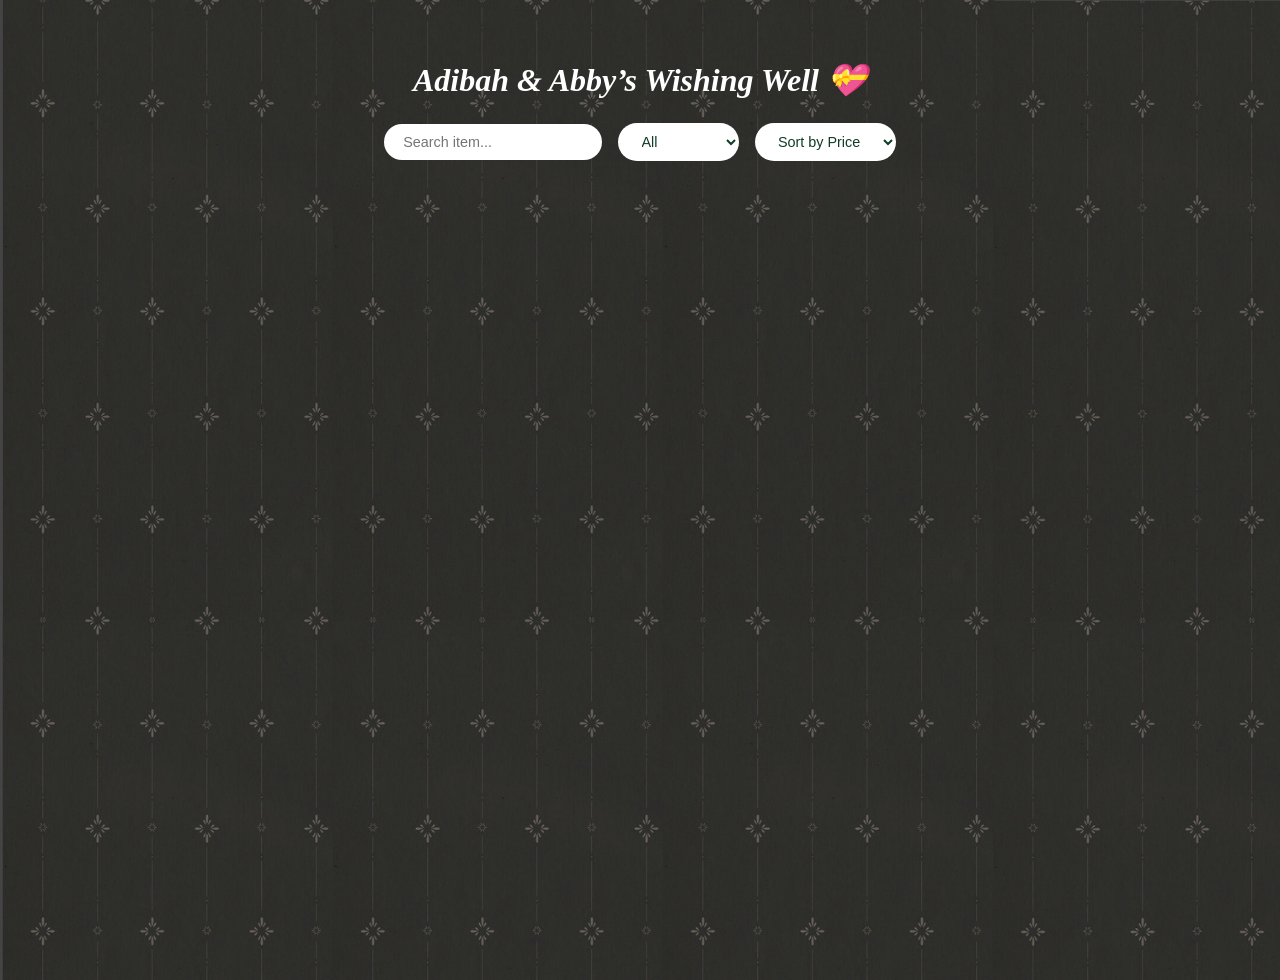
<file: giftregistry/index.html>
<!DOCTYPE html>
<html lang="en">
<head>
  <meta charset="UTF-8">
  <title>Adibah & Abby’s Wishing Well 💝</title>
  <style>
    body {
      font-family: "Poppins", sans-serif;
      background-image: url(giftimgs/songketbg2.png);
      padding: 2rem;
      display: flex;
      flex-direction: column;
      align-items: center;
      min-height: 100vh;
    }

    h1 {
      font-family: "Baskerville Display PT", serif;
      font-size: 2rem;
      font-style: italic;
      margin-bottom: 1.5rem;
      color: #fff;
      text-align: center;
    }

    #controls {
      display: flex;
      justify-content: center;
      align-items: center;
      gap: 1rem;
      margin-bottom: 2rem;
      flex-wrap: wrap;
    }

    #controls select, #controls input {
      background-color: #fff;
      color: #113c25;
      border: none;
      border-radius: 20px;
      padding: 0.6rem 1.2rem;
      font-family: "Poppins", sans-serif;
      font-size: 0.9rem;
      cursor: pointer;
    }

    #controls select:focus, #controls input:focus {
      outline: 2px solid #113c25;
    }

    #giftList {
      display: grid;
      grid-template-columns: repeat(auto-fit, minmax(250px, 1fr));
      gap: 1.5rem;
      width: 100%;
      max-width: 1100px;
      transition: opacity 0.3s ease;
    }

    .card {
      background: white;
      border-radius: 16px;
      box-shadow: 0 4px 12px rgba(0,0,0,0.1);
      padding: 1.5rem;
      display: flex;
      flex-direction: column;
      justify-content: space-between;
      transition: transform 0.2s ease, box-shadow 0.2s ease;
    }

    .card:hover {
      transform: translateY(-5px);
      box-shadow: 0 6px 15px rgba(0,0,0,0.15);
    }
    
    .card img {
      width: 100%;
      height: 250px;
      object-fit: contain;
      border-radius: 12px;
      margin-bottom: 1rem;
      background-color: transparent;
    }

    .item-name {
      font-weight: 600;
      font-size: 1.1rem;
      margin-bottom: 0.3rem;
      color: #113c25;
    }

    .price {
      color: #666;
      font-size: 0.9rem;
    }

    .status {
      margin-top: 0.5rem;
      font-weight: 500;
    }

    a {
      color: #113c25;
      text-decoration: none;
      text-align:center;
      background: #fff;
      border-radius:15px;
    }

    button {
      background: #113c25;
      color: white;
      border: none;
      border-radius: 10px;
      padding: 0.6rem;
      margin-top: 1rem;
      cursor: pointer;
      font-family: "Poppins", sans-serif;
      font-weight: 500;
      transition: background 0.2s ease;
    }

    button:hover { background: #383838; }
    button[disabled] { background: #383838; cursor: not-allowed; }

  </style>
</head>
<body>
  <h1>Adibah & Abby’s Wishing Well 💝</h1>

  <div id="controls">
    <input type="text" id="searchItem" placeholder="Search item..." />
    <select id="filterStatus">
      <option value="All">All</option>
      <option value="Available">Available</option>
      <option value="Reserved">Reserved</option>
    </select>
    <select id="sortPrice">
      <option value="none">Sort by Price</option>
      <option value="asc">$ → $$$$</option>
      <option value="desc">$$$$ → $</option>
    </select>
  </div>

  <div id="giftList"></div>

  <script>
    const scriptURL = 'https://script.google.com/macros/s/AKfycbzlH9xBb-2r_zyea-bSwwhNsz75QOHVLKB6MpahS8XcHRNSHa9a-lPQruzYwsVsZA3TyQ/exec';
    let allItems = [];

    async function loadGifts(initial = false) {
      try {
        const res = await fetch(`${scriptURL}?action=getWishlist&ts=${Date.now()}`);
        const newItems = await res.json();

        // Only re-render if data changed
        const hasChanged = JSON.stringify(newItems) !== JSON.stringify(allItems);
        allItems = newItems;

        if (initial || hasChanged) updateDisplay();
      } catch (err) {
        console.error(err);
      }
    }

    function renderGifts(items) {
      const container = document.getElementById('giftList');
      const existing = container.children.length;
      if (!existing) container.style.opacity = '0.3';

      requestAnimationFrame(() => {
        container.innerHTML = '';
        items.forEach(item => {
          const card = document.createElement('div');
          card.className = 'card';

          const priceIcons = item.PriceRange ? item.PriceRange.replace(/\$/g, '💲') : '—';
          const statusColor = item.Status.includes('Available') ? 'green' : 'red';
          const imageSrc = item.Image;

          card.innerHTML = `
          <img src="${imageSrc}" alt="${item.ItemName}">
            <div>
              <div class="item-name">${item.ItemName}</div>
              <div>Quantity: ${item.Quantity || 1}</div>
              <div class="price">Price: ${priceIcons}</div>
              <div class="status">Status: <b style="color:${statusColor}">${item.Status}</b></div>
              <div><a href="${item.Link}" target="_blank">View Item</a></div>
            </div>
            <button ${item.Status.includes('Available') ? '' : 'disabled'}
              onclick="reserveItem('${item.ItemName}', this)">Reserve this item</button>
          `;
          container.appendChild(card);
        });
        container.style.opacity = '1';
      });
    }

    // === FILTER, SORT & SEARCH ===
    document.getElementById('filterStatus').addEventListener('change', updateDisplay);
    document.getElementById('sortPrice').addEventListener('change', updateDisplay);
    document.getElementById('searchItem').addEventListener('input', updateDisplay);

    function updateDisplay() {
      let filtered = [...allItems];
      const status = document.getElementById('filterStatus').value;
      const sort = document.getElementById('sortPrice').value;
      const search = document.getElementById('searchItem').value.toLowerCase();

      if (status !== 'All') filtered = filtered.filter(i => i.Status.toLowerCase().includes(status.toLowerCase()));
      if (search) filtered = filtered.filter(i => i.ItemName.toLowerCase().includes(search));

      if (sort !== 'none') {
        const val = { '$': 1, '$$': 2, '$$$': 3, '$$$$': 4, '$$$$$': 5 };
        filtered.sort((a, b) =>
          sort === 'asc'
            ? (val[a.PriceRange] || 0) - (val[b.PriceRange] || 0)
            : (val[b.PriceRange] || 0) - (val[a.PriceRange] || 0)
        );
      }

      renderGifts(filtered);
    }

    async function reserveItem(itemName, btn) {
      const name = prompt("Please enter your name to reserve this item 💐");
      if (!name) return alert("Reservation cancelled.");

      btn.disabled = true;
      btn.textContent = "Reserving...";

      try {
        const res = await fetch(`${scriptURL}?action=reserveItem&itemName=${encodeURIComponent(itemName)}&name=${encodeURIComponent(name)}`);
        const msg = await res.text();
        alert(msg);
        await loadGifts(false);
      } catch (err) {
        console.error(err);
        alert("Error reserving item. Please try again.");
        btn.disabled = false;
        btn.textContent = "Reserve this item";
      }
    }

    loadGifts(true);
    setInterval(() => loadGifts(false), 30000);
  </script>
</body>
</html>
</file>
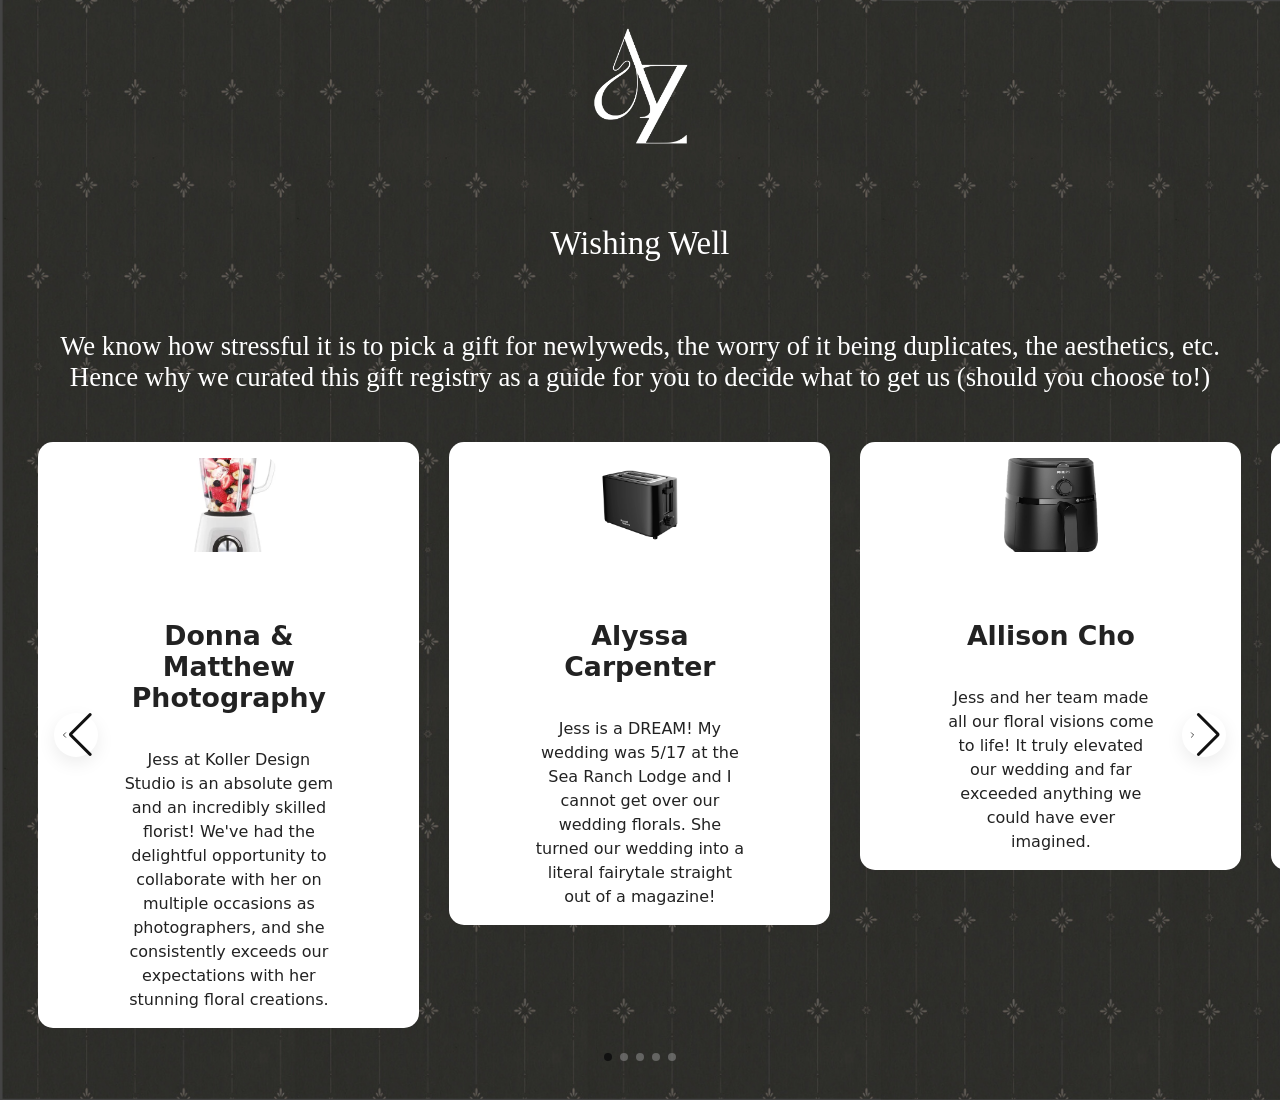
<file: giftregistry2/index.html>
<!DOCTYPE html>
<html lang="en">
<head>
  <meta charset="utf-8" />
  <meta name="viewport" content="width=device-width,initial-scale=1" />
  <title>Wishing Well - AbbyGotTheDibs</title>
  <link rel="stylesheet" href="https://cdn.jsdelivr.net/npm/swiper@11/swiper-bundle.min.css" />
  <style>
    :root { --arrow-bg: transparent; --arrow-size: 44px; --arrow-size-mobile: 36px; --heading-1-size: 3.5rem;--heading-1-size-value: 3.5;--heading-2-size: 3rem;--heading-2-size-value: 3;--heading-3-size: 2.1rem;--heading-3-size-value: 2.1; --heading-4-size: 1.7rem; --heading-4-size-value: 1.7; }
    body { margin:0; font-family: system-ui, -apple-system, "Helvetica Neue", Arial, sans-serif; color:#222; background-image:url(giftimgs/songketbg2.png); background-size: cover;}
    main.container { max-width:1400px; margin:0 auto; padding:0 3vw; height: fit-content;}
    section.page-section { padding:3vh 0; }

    .floralSwiper { 
      width:100%; 
      padding-bottom:5vh; 
      position:relative; 
      overflow: visible; 
    }

    .swiper-wrapper { z-index: 1; }
    .swiper-slide { display:flex; justify-content:center; }

    .carousel-card {
      display:flex;
		flex-direction: column;
      align-items:center;
      gap:2rem;
      max-width:1000px;
      width:100%;
      padding:1rem;
      box-sizing:border-box;
	background-color: #fff; border-radius: 15px;
    }

    .carousel-card img {
      width:100%;
      aspect-ratio:1/1;
      object-fit:cover;
      border-radius:10px;
      flex-shrink:0;
      display:block;
    }

    .carousel-text { max-width:60%; }
    .carousel-text h2 { font-size:1.2rem; margin:0 0 .5rem; font-weight:600; }
    .carousel-text p { font-size:1rem; line-height:1.5; white-space:pre-wrap; margin:0; }

    .floralSwiper .swiper-button-prev,
    .floralSwiper .swiper-button-next {
      position:absolute;
      top:50%;
      transform:translateY(-50%);
      z-index:1000;
      background:var(--arrow-bg);
      border-radius:50%;
      width:var(--arrow-size);
      height:var(--arrow-size);
      display:flex;
      align-items:center;
      justify-content:center;
      border:0;
      box-shadow:0 6px 18px rgba(0,0,0,0.08);
      cursor:pointer;
      color:#111;
      -webkit-tap-highlight-color: transparent;
      pointer-events: auto; 
    }
    .floralSwiper .swiper-button-prev { left:16px; }
    .floralSwiper .swiper-button-next { right:16px; }

    .floralSwiper .swiper-button-prev svg,
    .floralSwiper .swiper-button-next svg {
      width:18px; height:18px; stroke:currentColor; fill:none; stroke-width:2; stroke-linecap:round; stroke-linejoin:round;
      pointer-events: none;
    }
    .swiper-pagination-bullet { opacity:.5; background:#999; }
    .swiper-pagination-bullet-active { opacity:1; background:#111; }

    @media (max-width: 768px) {
      .carousel-card {
		font-size: 
        align-items:center;
        text-align:center;
        padding:1rem;
      }
      .carousel-card img { width:80%; margin:0 auto; }
      .carousel-text { max-width:90%; }
      .carousel-text h2 { margin-top:1rem; }
=
      .floralSwiper .swiper-button-prev,
      .floralSwiper .swiper-button-next {
        width:var(--arrow-size-mobile);
        height:var(--arrow-size-mobile);
      }
      .floralSwiper .swiper-button-prev { left:8px; }
      .floralSwiper .swiper-button-next { right:8px; }
    }

    @media (min-width: 768px) {
      .carousel-card { text-align:center; }
      .carousel-card img { width:27%; }
      .carousel-text { max-width:60%; }
    }
  </style>
  <style> @media screen and (min-width: 1980px) {} h1 { line-height: calc(var(--heading-font-line-height)*(1 + (1 - var(--heading-1-size-value))/25)) } @media screen and (max-width: 767px) and (orientation:portrait) { h1 {font-size:calc((var(--heading-1-size-value) - 1)*calc(.012*min(100vh,900px)) + 1rem) }} @media screen and (min-width: 768px),screen and (max-width:calc(1980px - 1px)) and (orientation:landscape) {h1 {font-size:calc((var(--heading-1-size-value) - 1)*1.2vw + 1rem)}}  @media screen and (min-width: 1980px) { h1 { font-size:calc(var(--heading-1-size-value)*1rem) }} h2 { line-height: calc(var(--heading-font-line-height)*(1 + (1 - var(--heading-2-size-value))/25))} @media screen and (max-width: 767px) and (orientation:portrait) { h2 {font-size:calc((var(--heading-2-size-value) - 1)*calc(.012*min(100vh,900px)) + 1rem) } } @media screen and (min-width: 768px),screen and (max-width:calc(1980px - 1px)) and (orientation:landscape) {h2 { font-size:calc((var(--heading-2-size-value) - 1)*1.2vw + 1rem)}  } @media screen and (min-width: 1980px) { h2 {font-size:calc(var(--heading-2-size-value)*1rem)  } } h3 { line-height: calc(var(--heading-font-line-height)*(1 + (1 - var(--heading-3-size-value))/25)) } @media screen and (max-width: 767px) and (orientation:portrait) { h3 { font-size:calc((var(--heading-3-size-value) - 1)*calc(.012*min(100vh,900px)) + 1rem) }  } @media screen and (min-width: 768px),screen and (max-width:calc(1980px - 1px)) and (orientation:landscape) { h3 { font-size:calc((var(--heading-3-size-value) - 1)*1.2vw + 1rem) }  } @media screen and (min-width: 1980px) { h3 { font-size:calc(var(--heading-3-size-value)*1rem) } } h4 {line-height: calc(var(--heading-font-line-height)*(1 + (1 - var(--heading-4-size-value))/25))} @media screen and (max-width: 767px) and (orientation:portrait) {h4 {font-size:calc((var(--heading-4-size-value) - 1)*calc(.012*min(100vh,900px)) + 1rem) }  } @media screen and (min-width: 768px),screen and (max-width:calc(1980px - 1px)) and (orientation:landscape) { h4 { font-size:calc((var(--heading-4-size-value) - 1)*1.2vw + 1rem) } } @media screen and (min-width: 1980px) { h4 { font-size:calc(var(--heading-4-size-value)*1rem) }</style>
</head>
<body>
  <main id="page" class="container" role="main">
    <article class="sections" id="sections">
      <section class="page-section white" data-section-theme="white" aria-label="Floral testimonials section">
        <div class="content-wrapper">
          <div class="content" style="align-content: center">
			<div style="display:flex; align-items: center; justify-content: center">
				<img src="giftimgs/favicon.png" crossorigin="anonymous" draggable="false" style="padding-bottom: 5vh;max-width: 10%;filter: invert(1);">
			</div>
            <div class="user-items-list">
              <div class="list-section-title" data-section-title-alignment="center" style="display: flex; flex-direction: column; justify-content: space-between; padding-bottom: 1.5vh;">
                <h3 style="color: white;font-family: -apple-system;text-align: center;font-weight: 400;"">Wishing Well</h3>
				<h4 style="color: white;font-family: -apple-system;text-align: center;font-weight: 200;">We know how stressful it is to pick a gift for newlyweds, the worry of it being duplicates, the aesthetics, etc.<br>Hence why we curated this gift registry as a guide for you to decide what to get us (should you choose to!)</h4>
              </div>

              <!-- Swiper carousel -->
              <div class="swiper floralSwiper" aria-label="Floral testimonials carousel">
                <div class="swiper-wrapper">
                  <!-- Slide 1 -->
                  <div class="swiper-slide" role="group" aria-label="1 / 5">
                    <div class="carousel-card">
                      <img src="giftimgs/blender.png" alt="Donna & Matthew Photography" />
                      <div class="carousel-text">
                        <h4>Donna &amp; Matthew Photography</h4>
                        <p>Jess at Koller Design Studio is an absolute gem and an incredibly skilled florist! We've had the delightful opportunity to collaborate with her on multiple occasions as photographers, and she consistently exceeds our expectations with her stunning floral creations.</p>
                      </div>
                    </div>
                  </div>

                  <!-- Slide 2 -->
                  <div class="swiper-slide" role="group" aria-label="2 / 5">
                    <div class="carousel-card">
                      <img src="giftimgs/toaster.png" alt="Alyssa Carpenter" />
                      <div class="carousel-text">
                        <h4>Alyssa Carpenter</h4>
                        <p>Jess is a DREAM! My wedding was 5/17 at the Sea Ranch Lodge and I cannot get over our wedding florals. She turned our wedding into a literal fairytale straight out of a magazine!</p>
                      </div>
                    </div>
                  </div>

                  <!-- Slide 3 -->
                  <div class="swiper-slide" role="group" aria-label="3 / 5">
                    <div class="carousel-card">
                      <img src="giftimgs/airfryer.png" alt="Allison Cho" />
                      <div class="carousel-text">
                        <h4>Allison Cho</h4>
                        <p>Jess and her team made all our floral visions come to life! It truly elevated our wedding and far exceeded anything we could have ever imagined.</p>
                      </div>
                    </div>
                  </div>

                  <!-- Slide 4 -->
                  <div class="swiper-slide" role="group" aria-label="4 / 5">
                    <div class="carousel-card">
                      <img src="giftimgs/vacuum.png" alt="Jill McMillen" />
                      <div class="carousel-text">
                        <h4>Jill McMillen</h4>
                        <p>Jess gave us the wedding of our dreams! She followed through on every detail — from bouquet flowers to ceremony arches — with pure perfection.</p>
                      </div>
                    </div>
                  </div>

                  <!-- Slide 5 -->
                  <div class="swiper-slide" role="group" aria-label="5 / 5">
                    <div class="carousel-card">
                      <img src="giftimgs/ricecooker.JPG" alt="Paige Fisher" />
                      <div class="carousel-text">
                        <h4>Paige Fisher</h4>
                        <p>Jessica is amazing! She is so passionate about her work, and it shows! The flowers were in pristine condition and looked amazing all day and night.</p>
                      </div>
                    </div>
                  </div>
                </div>

                <button type="button" class="swiper-button-prev" aria-label="Previous testimonial">
                  <svg viewBox="0 0 24 24" role="img" aria-hidden="true"><path d="M15 6 L9 12 L15 18"></path></svg>
                </button>

                <button type="button" class="swiper-button-next" aria-label="Next testimonial">
                  <svg viewBox="0 0 24 24" role="img" aria-hidden="true"><path d="M9 6 L15 12 L9 18"></path></svg>
                </button>

                <div class="swiper-pagination" aria-hidden="false"></div>
              </div>
            </div>
          </div>
        </div>
      </section>
    </article>
  </main>

  <script src="https://cdn.jsdelivr.net/npm/swiper@11/swiper-bundle.min.js"></script>

  <script>
    const swiper = new Swiper('.floralSwiper', {
      loop: true,
      spaceBetween: 30,
      slidesPerView: 1,
      autoplay: { delay: 4000, disableOnInteraction: false },
      pagination: { el: '.swiper-pagination', clickable: true },
      navigation: { nextEl: '.swiper-button-next', prevEl: '.swiper-button-prev' },
      breakpoints: {
        768: { slidesPerView: 2 },
        1024: { slidesPerView: 3 },
      },
      a11y: { enabled: true, prevSlideMessage: 'Previous testimonial', nextSlideMessage: 'Next testimonial' }
    });

    document.querySelectorAll('.swiper-button-prev, .swiper-button-next').forEach(btn=>{
      btn.addEventListener('click', (e) => {
        console.debug('Nav clicked:', btn.className);
      });
    });
  </script>
</body>
</html>
</file>
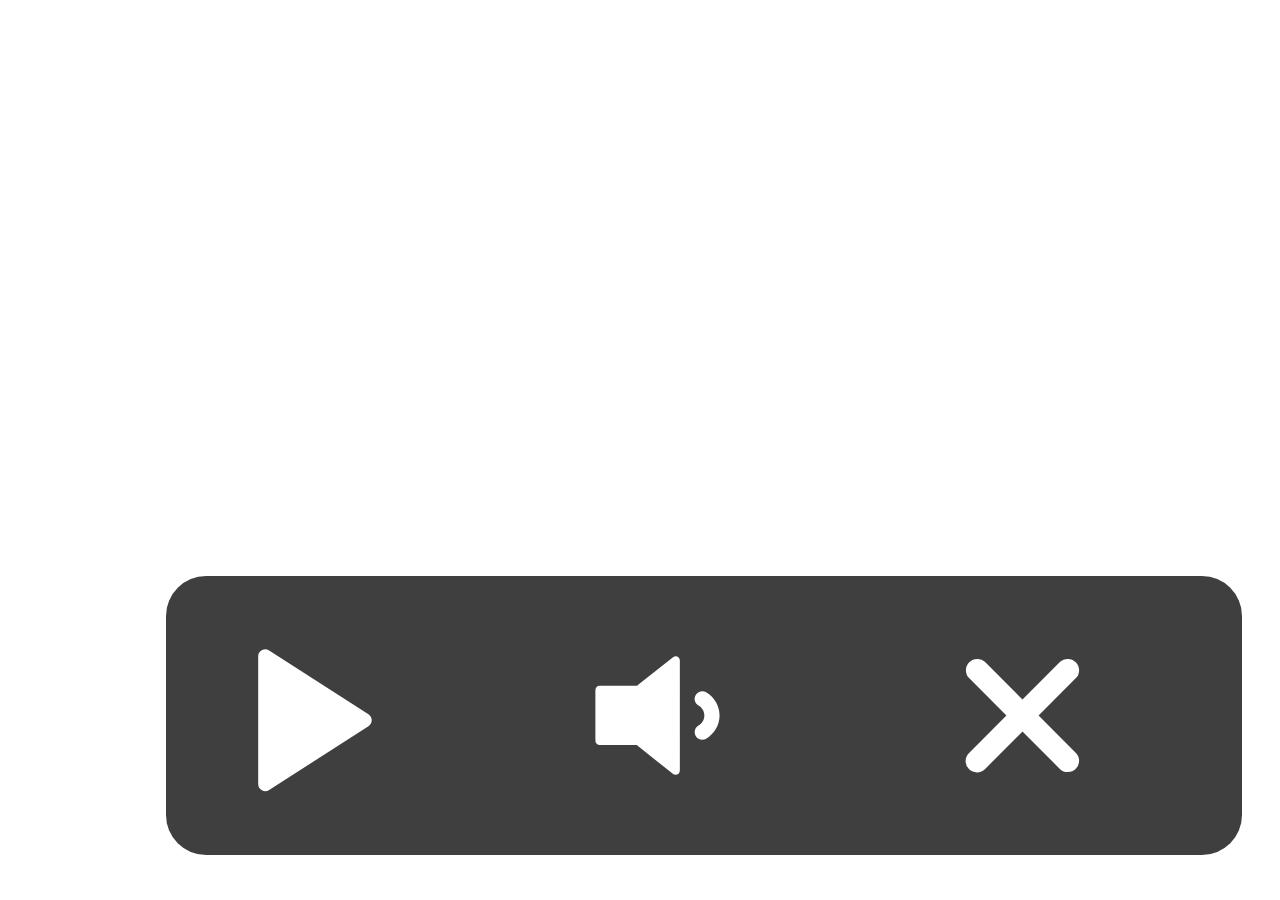
<file: smoothops/plyr/index.html>
<!DOCTYPE html>
<html lang="en"><head>
  <meta charset="UTF-8">
  <meta name="viewport" content="width=device-width, initial-scale=1">
  <title>BGM: Beautiful in White (Instrumental)</title>
  <style>
    html, body {
  margin: 0;
  padding: 0;
  width: 100%;
  height: 100%;
  overflow: visible;
  box-sizing: border-box;
}

.player {
  width: clamp(70%, 80vw, 90%);
  aspect-ratio: 4.5;
  position: absolute;
  bottom: 5%;
  right: 3%;
  padding: 2%;
  
  display: flex;
  flex-direction: row;
  justify-content: space-between;
  align-items: flex-end;
  background: rgba(30, 30, 30, 0.85);
  overflow: visible;
}

@media (max-width: 768px) {
  .player {
    border-radius: 20px;
  }
}
@media (min-width: 768px) {
  .player {
    border-radius: 40px;
  }
}


button {
  flex: 1 1 25%;
  position: relative;
  aspect-ratio: 0.25;
  max-width: 30%;
  width: 25%;
  height: 100%;
  border: none;
  background: none;
  cursor: pointer;
  display: flex;
  align-items: center;
  justify-content: center;
}

button::before {
  content: '';
  position: absolute;
  width: 100%;
  height: 100%;
  background-size: contain;
  background-repeat: no-repeat;
  transition: opacity 0.3s ease;
}

button:hover::before {
  opacity: 0.75;
}

.volume-container {
  flex: 1 1 25%;
  position: relative;
  display: flex;
  flex-direction: column;
  align-items: center;
  justify-content: center;
  width: 25%;
  max-width: 30%;
  height: 100%;
  aspect-ratio: 0.25 / 1;
}

.volume-slider {
  position: absolute;
  bottom: 150%;
  left: 40%;
  transform: translateX(-50%);
  width: 30%; 
  aspect-ratio: 1 / 9;
  background: rgba(30, 30, 30, 0.85);
  border-radius: 12px;
  cursor: pointer;
  user-select: none;
  opacity: 0;
  pointer-events: none;
  transition: opacity 0.3s ease;
  z-index: 100;
}

.volume-slider.active {
  opacity: 1;
  pointer-events: auto;
}

.volume-level {
  position: absolute;
  bottom: 0;
  left: 0;
  width: 100%;
  border-radius: 12px 12px 0 0;
  height: 0%;
  transition: height 0.15s ease;
  pointer-events: none;
  background: lightgrey;
}

.thumb {
  position: absolute;
  left: 50%;
  width: 110%;
  aspect-ratio: 1 / 1;
  background: white;
  border-radius: 50%;
  box-shadow: 0 0 5px rgba(0, 0, 0, 0.3);
  cursor: grab;
  user-select: none;
  touch-action: none;
  transform: translate(-50%, 0);
  transition: top 0.15s ease;
  z-index: 10;
}

.thumb:active {
  cursor: grabbing;
}

#mute {
  position: relative !important;
  width: 100% !important;
  height: 100% !important;
  max-width: none !important;
  aspect-ratio: auto !important;
  border: none;
  cursor: pointer;
  display: flex;
  align-items: center;
  justify-content: center;
  top: auto !important;
  left: auto !important;
  transform: none !important;
}


    #playPause::before {
      background-image: url('data:image/svg+xml;utf8,<svg xmlns="http://www.w3.org/2000/svg" viewBox="0 0 36 36" fill="white"><path d="m12.233 7.68 15.75 10.124c.69.443.69 1.45 0 1.892L12.233 29.82a1.125 1.125 0 0 1-1.733-.947V8.627c0-.89.985-1.428 1.733-.947z"/></svg>');
    }

    #playPause.playing::before {
      background-image: url('data:image/svg+xml;utf8,<svg xmlns="http://www.w3.org/2000/svg" viewBox="0 0 24 24" fill="white"><path d="M10 3a1 1 0 0 1 1 1v16a1 1 0 0 1-1 1H6a1 1 0 0 1-1-1V4a1 1 0 0 1 1-1h4zm8 0a1 1 0 0 1 1 1v16a1 1 0 0 1-1 1h-4a1 1 0 0 1-1-1V4a1 1 0 0 1 1-1h4z"/></svg>');
    }

    #mute::before {
      background-image: url('data:image/svg+xml;utf8,<svg xmlns="http://www.w3.org/2000/svg" viewBox="-10 0 100 100" fill="white"><path d="M44.2,24.3L28.7,36.6l-0.3,0.3H11.9c-1.1,0-1.9,0.9-1.9,1.9v22.3c0,1.1,0.9,1.9,1.9,1.9h16.4l0.3,0.3l15.5,12.4c1.3,1,3.1,0.1,3.1-1.5V25.8C47.3,24.2,45.5,23.3,44.2,24.3z"/></svg>');
    }

    #mute.low::before {
      background-image: url('data:image/svg+xml;utf8,<svg xmlns="http://www.w3.org/2000/svg" viewBox="-10 0 100 100" fill="white"><path d="M44.2,24.3L28.7,36.6l-0.3,0.3H11.9c-1.1,0-1.9,0.9-1.9,1.9v22.3c0,1.1,0.9,1.9,1.9,1.9h16.4l0.3,0.3l15.5,12.4c1.3,1,3.1,0.1,3.1-1.5V25.8C47.3,24.2,45.5,23.3,44.2,24.3z"/><path d="M57.1,60.7c-1.2,0-2.3-0.6-2.9-1.7c-0.9-1.6-0.4-3.7,1.2-4.6C57,53.5,58,51.8,58,50s-1-3.5-2.6-4.4c-1.6-0.9-2.2-3-1.2-4.6c0.9-1.6,3-2.2,4.6-1.2c3.6,2.1,5.9,6,5.9,10.2s-2.3,8.1-5.9,10.2C58.2,60.5,57.7,60.7,57.1,60.7z"/></svg>');
    }

    #mute.high::before {
      background-image: url('data:image/svg+xml;utf8,<svg xmlns="http://www.w3.org/2000/svg" viewBox="-10 0 100 100" fill="white"><path d="M44.2,24.3L28.7,36.6l-0.3,0.3H11.9c-1.1,0-1.9,0.9-1.9,1.9v22.3c0,1.1,0.9,1.9,1.9,1.9h16.4l0.3,0.3l15.5,12.4c1.3,1,3.1,0.1,3.1-1.5V25.8C47.3,24.2,45.5,23.3,44.2,24.3z"/><path d="M57.1,60.7c-1.2,0-2.3-0.6-2.9-1.7c-0.9-1.6-0.4-3.7,1.2-4.6C57,53.5,58,51.8,58,50s-1-3.5-2.6-4.4c-1.6-0.9-2.2-3-1.2-4.6c0.9-1.6,3-2.2,4.6-1.2c3.6,2.1,5.9,6,5.9,10.2s-2.3,8.1-5.9,10.2C58.2,60.5,57.7,60.7,57.1,60.7z"/><path d="M63.4,71.6c-1.2,0-2.3-0.6-2.9-1.7c-0.9-1.6-0.4-3.7,1.2-4.6c5.5-3.2,8.9-9.1,8.9-15.4s-3.4-12.2-8.9-15.4c-1.6-0.9-2.2-3-1.2-4.6c0.9-1.6,3-2.2,4.6-1.2c7.5,4.4,12.2,12.5,12.2,21.2s-4.7,16.8-12.2,21.2C64.6,71.5,64,71.6,63.4,71.6z"/></svg>');
    }

    #mute.muted::before {
      background-image: url('data:image/svg+xml;utf8,<svg xmlns="http://www.w3.org/2000/svg" viewBox="-10 0 100 100" fill="white"><path d="M44.2,24.3L28.7,36.6l-0.3,0.3H11.9c-1.1,0-1.9,0.9-1.9,1.9v22.3c0,1.1,0.9,1.9,1.9,1.9h16.4l0.3,0.3l15.5,12.4 c1.3,1,3.1,0.1,3.1-1.5V25.8C47.3,24.2,45.5,23.3,44.2,24.3"/><polygon points="85,40 80,35 70,45 60,35 55,40 65,50 55,60 60,65 70,55 80,65 85,60 75,50"/></svg>');
    }

    #close::before {
      background-image: url('data:image/svg+xml;utf8,<svg xmlns="http://www.w3.org/2000/svg" viewBox="-5 -5 20 20" fill="white"><path d="m6.414 5 3.293 3.293a1 1 0 0 1-1.414 1.414L5 6.414 1.707 9.707A1 1 0 1 1 .293 8.293L3.586 5 .293 1.707A1 1 0 0 1 1.707.293L5 3.586 8.293.293a1 1 0 0 1 1.414 1.414L6.414 5z"/></svg>');
    }
  
  </style>
</head>
<body> 
  <div class="player" id="player">
    <button id="playPause" aria-label="Play/Pause" class=""></button>
    <div class="volume-container" id="volumeContainer">
      <button id="mute" aria-label="Mute/Unmute" class="low"></button>
      <div class="volume-slider" role="slider" aria-valuemin="0" aria-valuemax="1" aria-valuenow="0.50" tabindex="0" aria-label="Volume control">
        <div class="volume-level" style="height: 50%;"></div>
        <div class="thumb" tabindex="0" style="top: 35.5px;"></div>
      </div>
    </div>
    <button id="close" aria-label="Close player"></button>
    <audio id="audio" src="Menamakanmu Cinta.mp3?" autoplay loop preload="auto"></audio>
  </div>
 <script>
  const audio = document.getElementById('audio');

  audio.addEventListener('loadedmetadata', () => {
    audio.currentTime = 71; // jump to 71 seconds
  });

  const playPauseBtn = document.getElementById('playPause');
  const muteBtn = document.getElementById('mute');
  const closeBtn = document.getElementById('close');
  const volumeContainer = document.getElementById('volumeContainer');
  const volumeSlider = volumeContainer.querySelector('.volume-slider');
  const volumeLevel = volumeSlider.querySelector('.volume-level');
  const thumb = volumeSlider.querySelector('.thumb');

  let dragging = false;
  let volume = 0.35;
  let fadeInIntervalId = null;

  audio.volume = 0; // start from 0 for fade-in
  audio.muted = false;

  // --- Fade In Function ---
  function fadeInAudio(audioElement, targetVolume = 0.4, duration = 1500) {
    if (fadeInIntervalId) {
      clearInterval(fadeInIntervalId);
    }

    const step = 0.01;
    const intervalTime = (duration * step) / targetVolume;

    audioElement.volume = 0;
    audioElement.muted = false;

    fadeInIntervalId = setInterval(() => {
      if (audioElement.volume < targetVolume) {
        audioElement.volume = Math.min(audioElement.volume + step, targetVolume);
      } else {
        clearInterval(fadeInIntervalId);
        fadeInIntervalId = null;
      }
    }, intervalTime);
  }

  function updateMuteIcon() {
    muteBtn.classList.remove('muted', 'low', 'high');
    if (audio.muted || volume === 0) {
      muteBtn.classList.add('muted');
    } else if (volume < 0.5) {
      muteBtn.classList.add('low');
    } else {
      muteBtn.classList.add('high');
    }
  }

  function updateUI() {
    const heightPercent = volume * 100;
    volumeLevel.style.height = heightPercent + '%';

    const sliderHeight = volumeSlider.clientHeight;
    const thumbHeight = thumb.clientHeight;
    const top = sliderHeight - (heightPercent / 100) * sliderHeight - thumbHeight / 2;
    thumb.style.top = top + 'px';

    volumeSlider.setAttribute('aria-valuenow', volume.toFixed(2));
    updateMuteIcon();
  }

  function setVolumeFromPosition(clientY) {
    const rect = volumeSlider.getBoundingClientRect();
    let relativeY = rect.bottom - clientY;
    relativeY = Math.min(Math.max(relativeY, 0), rect.height);
    volume = relativeY / rect.height;
    volume = Math.min(Math.max(volume, 0), 1);
    audio.volume = volume;
    audio.muted = volume === 0;
    updateUI();
  }

  function showSlider() {
    volumeSlider.classList.add('active');
    document.addEventListener('click', onClickOutside);
  }

  function hideSlider() {
    volumeSlider.classList.remove('active');
    document.removeEventListener('click', onClickOutside);
  }

  function onClickOutside(event) {
    if (!volumeContainer.contains(event.target)) {
      hideSlider();
    }
  }

  playPauseBtn.addEventListener('click', () => {
    if (audio.paused) {
      audio.play().then(() => {
        fadeInAudio(audio, volume, 1500); // Fade in to set volume
      }).catch(() => {});
      playPauseBtn.classList.add('playing');
    } else {
      audio.pause();
      playPauseBtn.classList.remove('playing');
    }
  });

  muteBtn.addEventListener('click', () => {
    audio.muted = !audio.muted;
    updateUI();
  });

  volumeContainer.addEventListener('mouseenter', () => {
    showSlider();
  });

  // --- Desktop dragging ---
  thumb.addEventListener('mousedown', (e) => {
    e.preventDefault();
    dragging = true;
    document.body.style.userSelect = 'none';
  });

  window.addEventListener('mouseup', () => {
    if (dragging) {
      dragging = false;
      document.body.style.userSelect = '';
    }
  });

  window.addEventListener('mousemove', (e) => {
    if (dragging) {
      setVolumeFromPosition(e.clientY);
    }
  });

  // --- Mobile dragging ---
  thumb.addEventListener('touchstart', (e) => {
    e.preventDefault();
    dragging = true;
    document.body.style.userSelect = 'none';
  }, { passive: false });

  window.addEventListener('touchend', () => {
    if (dragging) {
      dragging = false;
      document.body.style.userSelect = '';
    }
  });

  window.addEventListener('touchmove', (e) => {
    if (dragging && e.touches.length) {
      setVolumeFromPosition(e.touches[0].clientY);
    }
  }, { passive: false });

  // Clicking on slider track (desktop + mobile)
  volumeSlider.addEventListener('click', (e) => {
    if (e.target !== thumb) {
      setVolumeFromPosition(e.clientY);
    }
  });

  volumeSlider.addEventListener('touchstart', (e) => {
    if (e.target !== thumb && e.touches.length) {
      setVolumeFromPosition(e.touches[0].clientY);
    }
  }, { passive: false });

  // Keyboard control
  volumeSlider.addEventListener('keydown', (e) => {
    if (e.key === 'ArrowUp' || e.key === 'ArrowRight') {
      volume = Math.min(volume + 0.05, 1);
      audio.volume = volume;
      audio.muted = false;
      updateUI();
      e.preventDefault();
    } else if (e.key === 'ArrowDown' || e.key === 'ArrowLeft') {
      volume = Math.max(volume - 0.05, 0);
      audio.volume = volume;
      audio.muted = volume === 0;
      updateUI();
      e.preventDefault();
    } else if (e.key === 'Home') {
      volume = 0;
      audio.volume = volume;
      audio.muted = true;
      updateUI();
      e.preventDefault();
    } else if (e.key === 'End') {
      volume = 1;
      audio.volume = volume;
      audio.muted = false;
      updateUI();
      e.preventDefault();
    }
  });

  updateUI();

  closeBtn.addEventListener('click', () => {
    audio.pause();
    document.getElementById('player').style.display = 'none';
  });

  document.addEventListener("visibilitychange", () => {
    if (document.hidden) {
      audio.pause();
      playPauseBtn.classList.remove('playing');
    }
  });
	 window.addEventListener("message", (event) => {
  if (event.data && event.data.action === "playAudio") {
    if (audio.paused) {
      audio.play().then(() => {
        fadeInAudio(audio, volume, 1500);
        playPauseBtn.classList.add('playing');
      }).catch(err => {
        console.warn("Autoplay failed:", err);
      });
    }
  }
});
</script>

</body></html>
</file>
